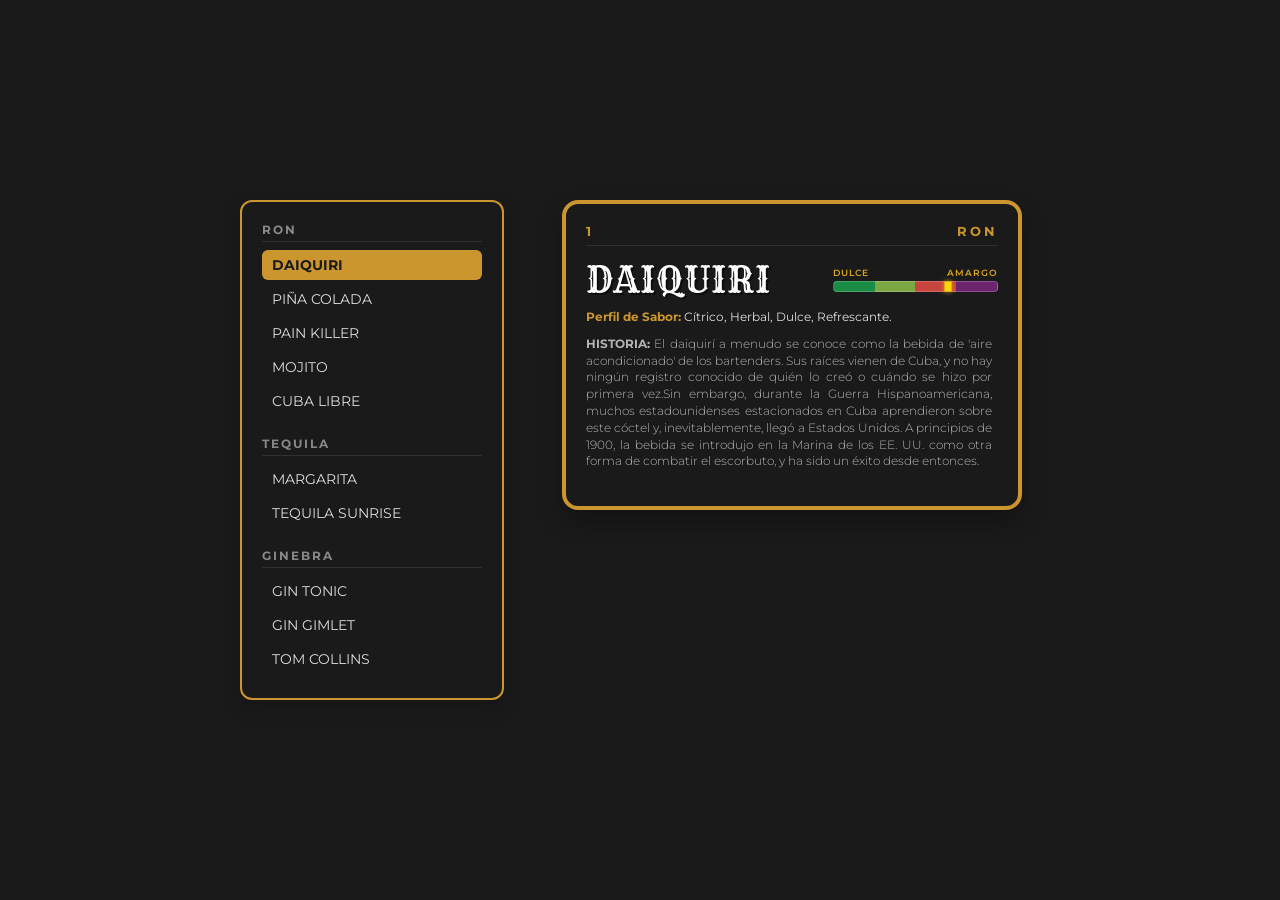
<file: index.html>
<!DOCTYPE html>
<html lang="es">

<head>
    <meta charset="UTF-8">
    <meta name="viewport" content="width=device-width, initial-scale=1.0">
    <title>Card Dinámica de Cocteles - Títulos Multilinea</title>

    <link href="https://fonts.googleapis.com/css2?family=Rye&family=Montserrat:wght@300;400;600;700&display=swap"
        rel="stylesheet">

    <style>
        /* --- Configuración General --- */
        body {
            background-color: #1a1a1a;
            font-family: 'Montserrat', sans-serif;
            display: flex;
            justify-content: center;
            align-items: center;
            min-height: 100vh;
            margin: 0;
            padding: 10px;
            box-sizing: border-box;
        }

        /* --- Contenedor Principal (Panel Horizontal) --- */
        .app-layout {
            display: flex;
            gap: 40px;
            align-items: flex-start;
            max-width: 800px;
            width: 100%;
        }

        /* --- Menú Lateral / Índice Clickeable --- */
        .sidebar-index {
            width: 220px;
            flex-shrink: 0;
            background-color: #1a1a1a;
            padding: 20px;
            border-radius: 12px;
            box-shadow: 0 8px 20px rgba(0, 0, 0, 0.2);
            border: 2px solid #daa520;
        }

        .category-group {
            margin-bottom: 20px;
        }

        .category-group:last-child {
            margin-bottom: 0;
        }

        .category-title {
            font-size: 0.75rem;
            font-weight: 700;
            color: #888;
            letter-spacing: 2px;
            text-transform: uppercase;
            margin-bottom: 8px;
            border-bottom: 1px solid rgba(255, 255, 255, 0.1);
            padding-bottom: 4px;
        }

        .cocktail-item {
            font-size: 0.9rem;
            color: #ddd;
            padding: 6px 10px;
            margin: 4px 0;
            border-radius: 6px;
            cursor: pointer;
            transition: all 0.25s ease;
            font-weight: 400;
        }

        .cocktail-item:hover {
            background-color: rgba(255, 255, 255, 0.05);
            color: #fff;
            padding-left: 14px;
        }

        .cocktail-item.active {
            font-weight: 700;
            color: #1a1a1a !important;
        }

        /* --- Contenedor de la Tarjeta --- */
        .card-area {
            flex-grow: 1;
            display: flex;
            justify-content: center;
        }

        /* --- Contenedor 3D Adaptable --- */
        .card-container {
            width: 100%;
            max-width: 460px;
            height: 310px;
            perspective: 1200px;
            cursor: pointer;
        }

        .card-inner {
            position: relative;
            width: 100%;
            height: 100%;
            text-align: left;
            transition: transform 0.8s cubic-bezier(0.4, 0, 0.2, 1);
            transform-style: preserve-3d;
        }

        .card-container.is-flipped .card-inner {
            transform: rotateY(180deg);
        }

        /* --- Estilos de las Caras --- */
        .card-front,
        .card-back {
            position: absolute;
            width: 100%;
            height: 100%;
            -webkit-backface-visibility: hidden;
            backface-visibility: hidden;
            border-radius: 16px;
            box-sizing: border-box;
            padding: 20px;
            color: #ffffff;
            background-color: #1a1a1a;
            border: 4px solid #2ecc71;
            box-shadow: 0 12px 25px rgba(0, 0, 0, 0.3);
            display: flex;
            flex-direction: column;
            transition: border-color 0.4s ease;
        }

        .card-back {
            transform: rotateY(180deg);
            background-color: #141414;
        }

        /* --- Encabezado --- */
        .card-header {
            display: flex;
            justify-content: space-between;
            border-bottom: 1px solid rgba(255, 255, 255, 0.1);
            padding-bottom: 6px;
            font-size: 0.8rem;
            letter-spacing: 3px;
            color: #2ecc71;
            font-weight: 700;
            transition: color 0.4s ease;
        }

        /* --- Fila del Título y la Barra --- */
        .title-bar-row {
            display: flex;
            justify-content: space-between;
            align-items: center;
            margin: 14px 0 10px 0;
            gap: 15px;
            /* SOLUCIÓN: Permite que los elementos bajen si chocan horizontalmente */
            flex-wrap: wrap; 
        }

        h2 {
            font-family: 'Rye', serif;
            margin: 0;
            font-size: 2.2rem;
            font-weight: 400;
            letter-spacing: 1px;
            color: #ffffff;
            text-shadow: 2px 2px 0px rgba(0, 0, 0, 0.5);
            white-space: normal;
            overflow: visible;
            text-overflow: clip;
            /* Permitimos que ocupe el máximo espacio disponible antes de forzar el wrap de la barra */
            flex: 1 1 200px; 
            line-height: 1.1;
        }

        /* --- Barra de Sabor --- */
        .flavor-bar-container {
            display: flex;
            flex-direction: column;
            width: 40%;
            min-width: 140px; /* Asegura un tamaño mínimo legible cuando baja de línea */
            flex-shrink: 0;
            gap: 3px;
            font-size: 0.58rem;
            letter-spacing: 1px;
            color: #daa520;
            font-weight: 600;
            text-transform: uppercase;
            /* Margen automático a la derecha para que si baja, se alinee estéticamente */
            margin-left: auto; 
        }

        .flavor-bar-labels {
            display: flex;
            justify-content: space-between;
        }

        .flavor-bar {
            position: relative;
            height: 9px;
            border-radius: 4px;
            background: linear-gradient(to right,
                    #1a8c44 0%, #1a8c44 25%,
                    #7ca844 25%, #7ca844 50%,
                    #c8443e 50%, #c8443e 75%,
                    #6c246c 75%, #6c246c 100%);
            border: 1px solid rgba(255, 255, 255, 0.2);
        }

        .flavor-bar-marker {
            position: absolute;
            top: -1px;
            left: 0;
            width: 6px;
            height: 9px;
            background-color: #ffd700;
            border: 1px solid #daa520;
            transform: translateX(-50%);
            transition: left 0.6s cubic-bezier(0.4, 0, 0.2, 1);
            box-shadow: 0 0 4px rgba(218, 165, 32, 0.8);
        }

        /* --- Información --- */
        .flavor-profile {
            font-size: 0.78rem;
            color: #ddd;
            margin-bottom: 12px;
            font-weight: 400;
        }

        .flavor-profile strong,
        .column h3 {
            color: #2ecc71;
            font-weight: 700;
            transition: color 0.4s ease;
        }

        .history {
            font-size: 0.75rem;
            line-height: 1.4;
            color: #b3b3b3;
            text-align: justify;
            font-weight: 300;
            overflow-y: auto;
            padding-right: 6px;
        }

        /* --- Estilización personalizada del Scrollbar (Card Front & Back) --- */
        .history::-webkit-scrollbar,
        .back-content::-webkit-scrollbar {
            width: 5px;
        }

        .history::-webkit-scrollbar-track,
        .back-content::-webkit-scrollbar-track {
            background: transparent;
        }

        .history::-webkit-scrollbar-thumb,
        .back-content::-webkit-scrollbar-thumb {
            background-color: var(--theme-color, #2ecc71);
            border-radius: 10px;
            opacity: 0.7;
        }

        .history::-webkit-scrollbar-thumb:hover,
        .back-content::-webkit-scrollbar-thumb:hover {
            filter: brightness(1.2);
        }

        /* Compatibilidad para Firefox */
        .history,
        .back-content {
            scrollbar-width: thin;
            scrollbar-color: var(--theme-color, #2ecc71) transparent;
        }

        /* --- Parte Trasera (2 columnas) --- */
        .back-content {
            display: grid;
            grid-template-columns: 1fr 2fr;
            gap: 12px;
            flex-grow: 1;
            margin-top: 14px;
            font-size: 0.7rem;
            overflow-y: auto;
            padding-bottom: 25px;
        }

        .column h3 {
            font-size: 0.75rem;
            margin-top: 0;
            margin-bottom: 6px;
            border-bottom: 1px solid rgba(255, 255, 255, 0.1);
            padding-bottom: 4px;
            letter-spacing: 1px;
        }

        .column ul {
            list-style: none;
            padding: 0;
            margin: 0;
        }

        .column ul li {
            margin-bottom: 5px;
            color: #eee;
        }

        .column ul li span {
            display: block;
            color: #888;
            font-size: 0.65rem;
        }

        .instructions-list {
            padding-left: 12px;
            margin: 0;
            color: #eee;
        }

        .instructions-list li {
            margin-bottom: 5px;
            line-height: 1.2;
        }

        /* =========================================================
            RESPONSIVE - DISPOSITIVOS MÓVILES (PORTRAIT / VERTICAL)
        ========================================================= */
        @media (max-width: 700px) {
            .app-layout {
                flex-direction: column;
                gap: 20px;
                align-items: center;
            }

            .sidebar-index {
                width: 92vw;
                max-width: 460px;
                box-sizing: border-box;
                padding: 12px;
                display: flex;
                flex-wrap: wrap;
                gap: 15px;
                justify-content: space-between;
            }

            .category-group {
                margin-bottom: 0;
            }

            .card-container {
                width: 92vw;
            }
        }

        /* =========================================================
            RESPONSIVE - CELULARES EN HORIZONTAL (LANDSCAPE)
        ========================================================= */
        @media (max-height: 500px) {
            body {
                padding: 10px;
            }

            .app-layout {
                gap: 20px;
            }

            .sidebar-index {
                width: 160px;
                padding: 12px;
            }

            .card-container {
                height: 200px;
                max-width: 520px;
            }

            .card-front,
            .card-back {
                padding: 12px;
                border-width: 3px;
            }

            .title-bar-row {
                margin: 6px 0 4px 0;
            }

            h2 {
                font-size: 1.4rem;
            }

            .flavor-profile {
                font-size: 0.7rem;
                margin-bottom: 5px;
            }

            .history {
                font-size: 0.68rem;
                line-height: 1.3;
            }

            .back-content {
                margin-top: 5px;
                gap: 10px;
                padding-bottom: 15px;
            }

            .column h3 {
                font-size: 0.7rem;
                margin-bottom: 3px;
            }

            .flavor-bar-container {
                font-size: 0.5rem;
            }
        }
    </style>
</head>

<body>

    <div class="app-layout">

        <div class="sidebar-index" id="sidebarIndex"></div>

        <div class="card-area">
            <div class="card-container" id="cardContainer">
                <div class="card-inner" id="cardInner">
                    <div class="card-front" id="cardFront"></div>
                    <div class="card-back" id="cardBack"></div>
                </div>
            </div>
        </div>

    </div>

    <script>
        // 1. Base de datos JSON
        const cocktailData = [
            {
                id: "1",
                category: "RON",
                themeColor: "#CC962E",
                name: "DAIQUIRI",
                flavorScore: 70,
                flavorProfile: "Cítrico, Herbal, Dulce, Refrescante.",
                history: "El daiquirí a menudo se conoce como la bebida de 'aire acondicionado' de los bartenders. Sus raíces vienen de Cuba, y no hay ningún registro conocido de quién lo creó o cuándo se hizo por primera vez.Sin embargo, durante la Guerra Hispanoamericana, muchos estadounidenses estacionados en Cuba aprendieron sobre este cóctel y, inevitablemente, llegó a Estados Unidos. A principios de 1900, la bebida se introdujo en la Marina de los EE. UU. como otra forma de combatir el escorbuto, y ha sido un éxito desde entonces.",
                ingredients: [
                    { name: "Ron", qty: "2oz (60ml)" },
                    { name: "Jarabe simple", qty: "1oz (30ml)" },
                    { name: "Jugo de limón", qty: "1oz (30ml)" },
                    { name: "Guarnición", qty: "Rodaja de limón" },
                ],
                instructions: [
                    "Pon todos los ingredientes en el shaker.",
                    "Agrega hielo y mueve por 8-10 segundos.",
                    "Sirve en el vaso",
                    "Decora con la guarnición"
                ],
            },
            {
                id: "2",
                category: "RON",
                themeColor: "#CC962E",
                name: "PIÑA COLADA",
                flavorScore: 40,
                flavorProfile: "Piña, Coco, Cremoso.",
                history: "La creación de la Piña Colada se le atribuye a Ramón 'Monchito' Pérez en el Caribe Hilton de San Juan, Puerto Rico, en 1954. Sin embargo, la mezcla de piña, cocos y ron se venía haciendo desde muchos años antes. Conocida principalmente por las líneas de cruceros y los cócteles de vacaciones, la Piña Colada es también la bebida nacional de Puerto Rico. Este sencillo cóctel de tres ingredientes se ha convertido en un favorito para el clima cálido en todo el mundo.",
                ingredients: [
                    { name: "Ron", qty: "2oz (60ml)" },
                    { name: "Crema de coco", qty: "1.5oz (45ml)" },
                    { name: "Jugo de piña", qty: "2oz (60ml)" },
                    { name: "Guarnición", qty: "Rodaja de piña y cereza" }
                ],
                instructions: [
                    "Agregue los ingredientes al vaso.",
                    "Rellene con hielo.",
                    "Pon el hielo y los ingredientes en la licuadora.",
                    "Licúa por 8-12 segundos.",
                    "Sirve en el vaso.",
                    "Decora con la guarnición."
                ],
            },
            {
                id: "3",
                category: "RON",
                themeColor: "#CC962E",
                name: "PAIN KILLER",
                flavorScore: 35,
                flavorProfile: "Cremoso, Piña, Nuez moscada, Coco.",
                history: "El Pain killer fue creado en la década de 1970 por Daphne Henderson en el Soggy Dollar Bar, en las Islas Vírgenes. El bar es un paraíso para los marineros y se llama así porque sus clientes tienen que abandonar sus veleros y llegar a nado a la costa para acceder al bar. Más tarde, Pusser's Rum patentó el nombre del cóctel, y debe utilizarse en todos los Painkillers. Si no tienes a mano, puedes usar cualquier ron añejo y sabrá genial, pero ¡ya no estarás bebiendo un Painkiller! (guiño, guiño).",
                ingredients: [
                    { name: "Ron", qty: "2.5oz (75ml)" },
                    { name: "Crema de coco", qty: "1oz (30ml)" },
                    { name: "Jugo de piña", qty: "1.5oz (45ml)" },
                    { name: "Jugo de naranja", qty: ".5oz (15ml)" },
                    { name: "Guarnición", qty: "Rodaja de piña y Nuez picada" }
                ],
                instructions: [
                    "Agregue los ingredientes al shaker.",
                    "Agregua hielo y mueve por 8-10 segundos.",
                    "Pon el hielo en el vaso",
                    "Sirve en el vaso.",
                    "Decora con la guarnición."
                ],
            },
            {
                id: "4",
                category: "RON",
                themeColor: "#CC962E",
                name: "MOJITO",
                flavorScore: 40,
                flavorProfile: "Mentolado, Cítrico, Dulce, Fresco, Ligero.",
                history: "El Mojito es la bebida oficial de Cuba y algunos creen que inicialmente se preparaba con aguardiente cubano. Luego, en la década de 1500, Cuba fue invadida por piratas, quienes usaban el cóctel como ayuda medicinal para combatir el escorbuto, pero por supuesto gregando ron a la mezcla. El cóctel ganó popularidad en La Bodeguita por ser uno de los cócteles favoritos de Ernest Hemingway. Ha aparecido en películas de James Bond y ahora es un cóctel icónico.",
                ingredients: [
                    { name: "Ron", qty: "2oz (60ml)" },
                    { name: "jugo de limón", qty: "2oz (60ml)" },
                    { name: "Jarabe simple", qty: "2oz (60ml)" },
                    { name: "Hojas de hierba buena", qty: "8-10" },
                    { name: "Soda", qty: "Completar el vaso" },
                    { name: "Guarnición", qty: "Rodaja de limón y hojas de hierba buena" }
                ],
                instructions: [
                    "Agregue los ingredientes al vaso.",
                    "Golpee las hojas de hierba buena con la mano",
                    "Gentilmente machaque las hojas de hierba buena con el resto de ingredientes.",
                    "Agregue hielo al vaso y sirva.",
                    "Rellene el vaso con soda.",
                    "Decora con la guarnición."
                ],
            },
            {
                id: "5",
                category: "RON",
                themeColor: "#CC962E",
                name: "CUBA LIBRE",
                flavorScore: 35,
                flavorProfile: "Ron, Cola, Limón.",
                history: "Un cóctel simple con una historia poderosa. La bebida fue creada en 1898 justo después de la guerra hispano-estadounidense en Cuba. 'Cuba Libre' era el grito de guerra que significaba 'Free Cuba'. La bebida del día en Cuba era un trago de ron con un toque de limón. Después de la guerra hubo una gran llegada de importaciones de EE. UU., incluyendo Coca Cola. Así que, un día alguien decidió probar el ron y el toque de limón en su Coca Cola, y se creó la icónica bebida. ¡Sin embargo, la versión de hoy está libre de cocaína, por supuesto!.",
                ingredients: [
                    { name: "Ron", qty: "2oz (60ml)" },
                    { name: "jugo de limón", qty: ".5oz (15ml)" },
                    { name: "Cola", qty: "Completar el vaso" },
                    { name: "Guarnición", qty: "Rodaja de limón" }
                ],
                instructions: [
                    "Agregue hielo al vaso.",
                    "Agregue el ron y el limón al vaso.",
                    "Completar con cola.",
                    "Mezcle con una cuchara.",
                    "Decora con la guarnición."
                ],
            },
            {
                id: "6",
                category: "TEQUILA",
                themeColor: "#2ecc36",
                name: "MARGARITA",
                flavorScore: 75,
                flavorProfile: "Agave, Cítrico, Dulce, Naranja, Resfrescante.",
                history: "La Margarita es uno de los cócteles más conocidos en el mundo, y muchas personas intentan atribuirse el mérito de la creación de este icónico cóctel. La historia más antigua cuenta que fue creado en 1938 por Carlos 'Danny' Herrera en su restaurante Rancho La Gloria, cerca de Tijuana. Él afirmó que lo creó para una clienta exigente que decía ser alérgica a todo el alcohol excepto al tequila, pero a ella no le gustaba beber el destilado puro. Herrera resolvió el problema modificando el típico trago de tequila y utilizó sal y limas para crear un cóctel atractivo.",
                ingredients: [
                    { name: "Tequila", qty: "2oz (60ml)" },
                    { name: "Triple Sec", qty: "1oz (30ml)" },
                    { name: "Jugo de limón", qty: "1oz (30ml)" },
                    { name: "Jarabe simple", qty: ".25oz (7.5ml)" },
                    { name: "Guarnición", qty: "Rodaja de limón" }
                ],
                instructions: [
                    "Agregue los ingredientes al shaker.",
                    "Agregua hielo y mueve por 8-10 segundos.",
                    "Michelar el vaso con sal y limón.",
                    "Agregue hielo al vaso",
                    "Sirve en el vaso.",
                ],
            },
            {
                id: "7",
                category: "TEQUILA",
                themeColor: "#2ecc36",
                name: "TEQUILA SUNRISE",
                flavorScore: 35,
                flavorProfile: "Naranja, Dulce, Agave, Granadina.",
                history: "El Tequila Sunrise que ves hoy en día está muy lejos del original creado a finales de los años 30. Se originó a partir de un cóctel que contenía crema de cassis y jugo de lima. Pero la versión actual dio un giro y ahora utiliza jugo de naranja y granadina. El Tequila Sunrise era el cóctel favorito de la legendaria banda de rock The Rolling Stones, y lo pedían a donde quiera que iban.",
                ingredients: [
                    { name: "Tequila", qty: "2oz (60ml)" },
                    { name: "Jugo de naranja", qty: "4oz (120ml)" },
                    { name: "Granadina", qty: ".25oz (7.5ml)" },
                    { name: "Guarnición", qty: "Rodaja de naranja" }
                ],
                instructions: [
                    "Agregue el tequila y el jugo de naranja al shaker.",
                    "Agregua hielo y mueve por 8-10 segundos.",
                    "Agregue granadina al fondo del vaso.",
                    "Agregue hielo al vaso y sirva",
                    "Mezcle gentilmente con cuchara.",
                    "Decora con la guarnición."
                ],
            },
            {
                id: "8",
                category: "GINEBRA",
                themeColor: "#4da6ff",
                name: "GIN TONIC",
                flavorScore: 65,
                flavorProfile: "Refrescante, Cítrico, Herbal, Seco.",
                history: "El Gin Tonic tiene sus orígenes en la India colonial británica durante el siglo XIX. La quinina, ingrediente principal del agua tónica, era utilizada para prevenir la malaria. Los soldados británicos comenzaron a mezclarla con ginebra para mejorar su sabor, dando origen a uno de los cócteles más populares y consumidos del mundo.",
                ingredients: [
                    { name: "Ginebra", qty: "2oz (60ml)" },
                    { name: "Agua tónica", qty: "4oz (120ml)" },
                    { name: "Guarnición", qty: "Rodaja de limón" }
                ],
                instructions: [
                    "Agregue hielo al vaso.",
                    "Agregue la ginebra sobre el hielo.",
                    "Vierta lentamente el agua tónica para conservar la carbonatación.",
                    "Mezcle suavemente con una cuchara.",
                    "Decore con la guarnición y sirva."
                ],
            },
            {
                id: "9",
                category: "GINEBRA",
                themeColor: "#4da6ff",
                name: "GIN GIMLET",
                flavorScore: 65,
                flavorProfile: "Dulce, Cítrico, Herbal.",
                history: "El Gin Gimlet fue creado con el único propósito de convencer a los marineros de consumir más lima para ayudar a combatir el escorbuto. Se rumorea que el nombre se debe al contraalmirante Sir Thomas Desmond Gimlette, quien entre 1879 y 1913 sirvió ginebra de alta graduación (navy strength) con cordial de lima de Rose como medicina. Los marineros consumían esta 'medicina' tan a menudo que pronto se les conocería como 'Limeys'.",
                ingredients: [
                    { name: "Ginebra", qty: "2oz (60ml)" },
                    { name: "Jugo de limón", qty: ".75oz (22.5ml)" },
                    { name: "Jarape simple", qty: ".75oz (22.5ml)" },
                    { name: "Guarnición", qty: "Rodaja de limón" }
                ],
                instructions: [
                    "Agregue los ingredientes al shaker.",
                    "Agregua hielo y mueve por 8-10 segundos.",
                    "Sirve en el vaso.",
                    "Decore con la guarnición."
                ],
            },
            {
                id: "10",
                category: "GINEBRA",
                themeColor: "#4da6ff",
                name: "TOM COLLINS",
                flavorScore: 65,
                flavorProfile: "Limón, Fresco, Refrescante, Ligero.",
                history: "El Tom Collins saltó a la fama por ser una forma de gastar una broma a tus amigos. Le decías a alguien que un caballero en el bar llamado Tom Collins estaba hablando muy mal de él, y que debería ir a hablar con él de inmediato. Así que tu amigo iba al bar, le preguntaba al barman si conocía a un tal Tom Collins, y el barman le decía 'sí, déjame traerlo'. Acto seguido, el barman le servía este cóctel. El New York Times lo llamó 'La Gran Broma de Tom Collins de 1874'. El cóctel se remonta a la década de 1790 y se cree que fue creado en Limmer's Old House, un popular hotel de Londres.",
                ingredients: [
                    { name: "Ginebra", qty: "2oz (60ml)" },
                    { name: "Jugo de limón", qty: ".75oz (22.5ml)" },
                    { name: "Jarape simple", qty: ".75oz (22.5ml)" },
                    { name: "Soda", qty: "Hasta completar" },
                    { name: "Guarnición", qty: "Rodaja de limón y cereza" }
                ],
                instructions: [
                    "Agregue los ingredientes al shaker (excepto la soda).",
                    "Agregua hielo y mueve por 8-10 segundos.",
                    "Agregue hielo al vaso y sirva.",
                    "Complete con la soda.",
                    "Decore con la guarnición."
                ],
            }
        ];

        let currentIndex = 0;

        // 2. Generar el Índice del Menú Lateral
        function buildMenuIndex() {
            const sidebar = document.getElementById('sidebarIndex');
            sidebar.innerHTML = '';

            const categories = [...new Set(cocktailData.map(item => item.category))];

            categories.forEach(category => {
                const group = document.createElement('div');
                group.className = 'category-group';

                const title = document.createElement('div');
                title.className = 'category-title';
                title.innerText = category;
                group.appendChild(title);

                cocktailData.forEach((cocktail, index) => {
                    if (cocktail.category === category) {
                        const item = document.createElement('div');
                        item.className = 'cocktail-item';
                        item.innerText = cocktail.name;
                        item.setAttribute('data-index', index);

                        item.addEventListener('click', (e) => {
                            cardContainer.classList.remove('is-flipped');
                            setTimeout(() => {
                                currentIndex = index;
                                renderCard(currentIndex);
                            }, 150);
                        });

                        group.appendChild(item);
                    }
                });

                sidebar.appendChild(group);
            });
        }

        // 3. Renderizador Dinámico de la Tarjeta
        function renderCard(index) {
            const data = cocktailData[index];
            const frontContainer = document.getElementById('cardFront');
            const backContainer = document.getElementById('cardBack');
            const sidebar = document.getElementById('sidebarIndex');

            // Asignar variable CSS dinámicamente para que la use el scrollbar en el CSS superior
            document.documentElement.style.setProperty('--theme-color', data.themeColor);

            sidebar.style.borderColor = data.themeColor;
            frontContainer.style.borderColor = data.themeColor;
            backContainer.style.borderColor = data.themeColor;

            // Render Frente
            frontContainer.innerHTML = `
                <div class="card-header" style="color: ${data.themeColor};">
                    <span>${data.id}</span>
                    <span>${data.category}</span>
                </div>
                <div class="title-bar-row">
                    <h2>${data.name}</h2>
                    <div class="flavor-bar-container">
                        <div class="flavor-bar-labels">
                            <span>Dulce</span>
                            <span>Amargo</span>
                        </div>
                        <div class="flavor-bar">
                            <div class="flavor-bar-marker" id="flavorMarker" style="left: 0%;"></div>
                        </div>
                    </div>
                </div>
                <div class="flavor-profile"><strong style="color: ${data.themeColor};">Perfil de Sabor:</strong> ${data.flavorProfile}</div>
                <div class="history"><strong>HISTORIA:</strong> ${data.history}</div>
            `;

            // Render Atrás
            const ingredientsHTML = data.ingredients.map(ing => `<li>${ing.name} <span>${ing.qty}</span></li>`).join('');
            const instructionsHTML = data.instructions.map(ins => `<li>${ins}</li>`).join('');

            backContainer.innerHTML = `
                <div class="card-header" style="color: ${data.themeColor};">
                    <span>${data.id} </span>
                    <span>${data.category}</span>
                </div>
                <div class="back-content">
                    <div class="column">
                        <h3 style="color: ${data.themeColor};">INGREDIENTES</h3>
                        <ul>${ingredientsHTML}</ul>
                    </div>
                    <div class="column">
                        <h3 style="color: ${data.themeColor};">INSTRUCCIONES</h3>
                        <ol class="instructions-list">${instructionsHTML}</ol>
                    </div>
                </div>
            `;

            // Actualizar clase activa del menú
            document.querySelectorAll('.cocktail-item').forEach(el => {
                const itemIndex = parseInt(el.getAttribute('data-index'));
                if (itemIndex === index) {
                    el.className = 'cocktail-item active';
                    el.style.backgroundColor = data.themeColor;
                } else {
                    el.className = 'cocktail-item';
                    el.style.backgroundColor = 'transparent';
                }
            });

            // Disparar la animación del marcador dorado con suavidad
            setTimeout(() => {
                const marker = document.getElementById('flavorMarker');
                if (marker) marker.style.left = `${data.flavorScore}%`;
            }, 60);
        }

        // 4. Animación Flip de la tarjeta
        const cardContainer = document.getElementById('cardContainer');
        cardContainer.addEventListener('click', () => {
            cardContainer.classList.toggle('is-flipped');
        });

        // Inicializar la app
        buildMenuIndex();
        renderCard(currentIndex);
    </script>
</body>

</html>
</file>
